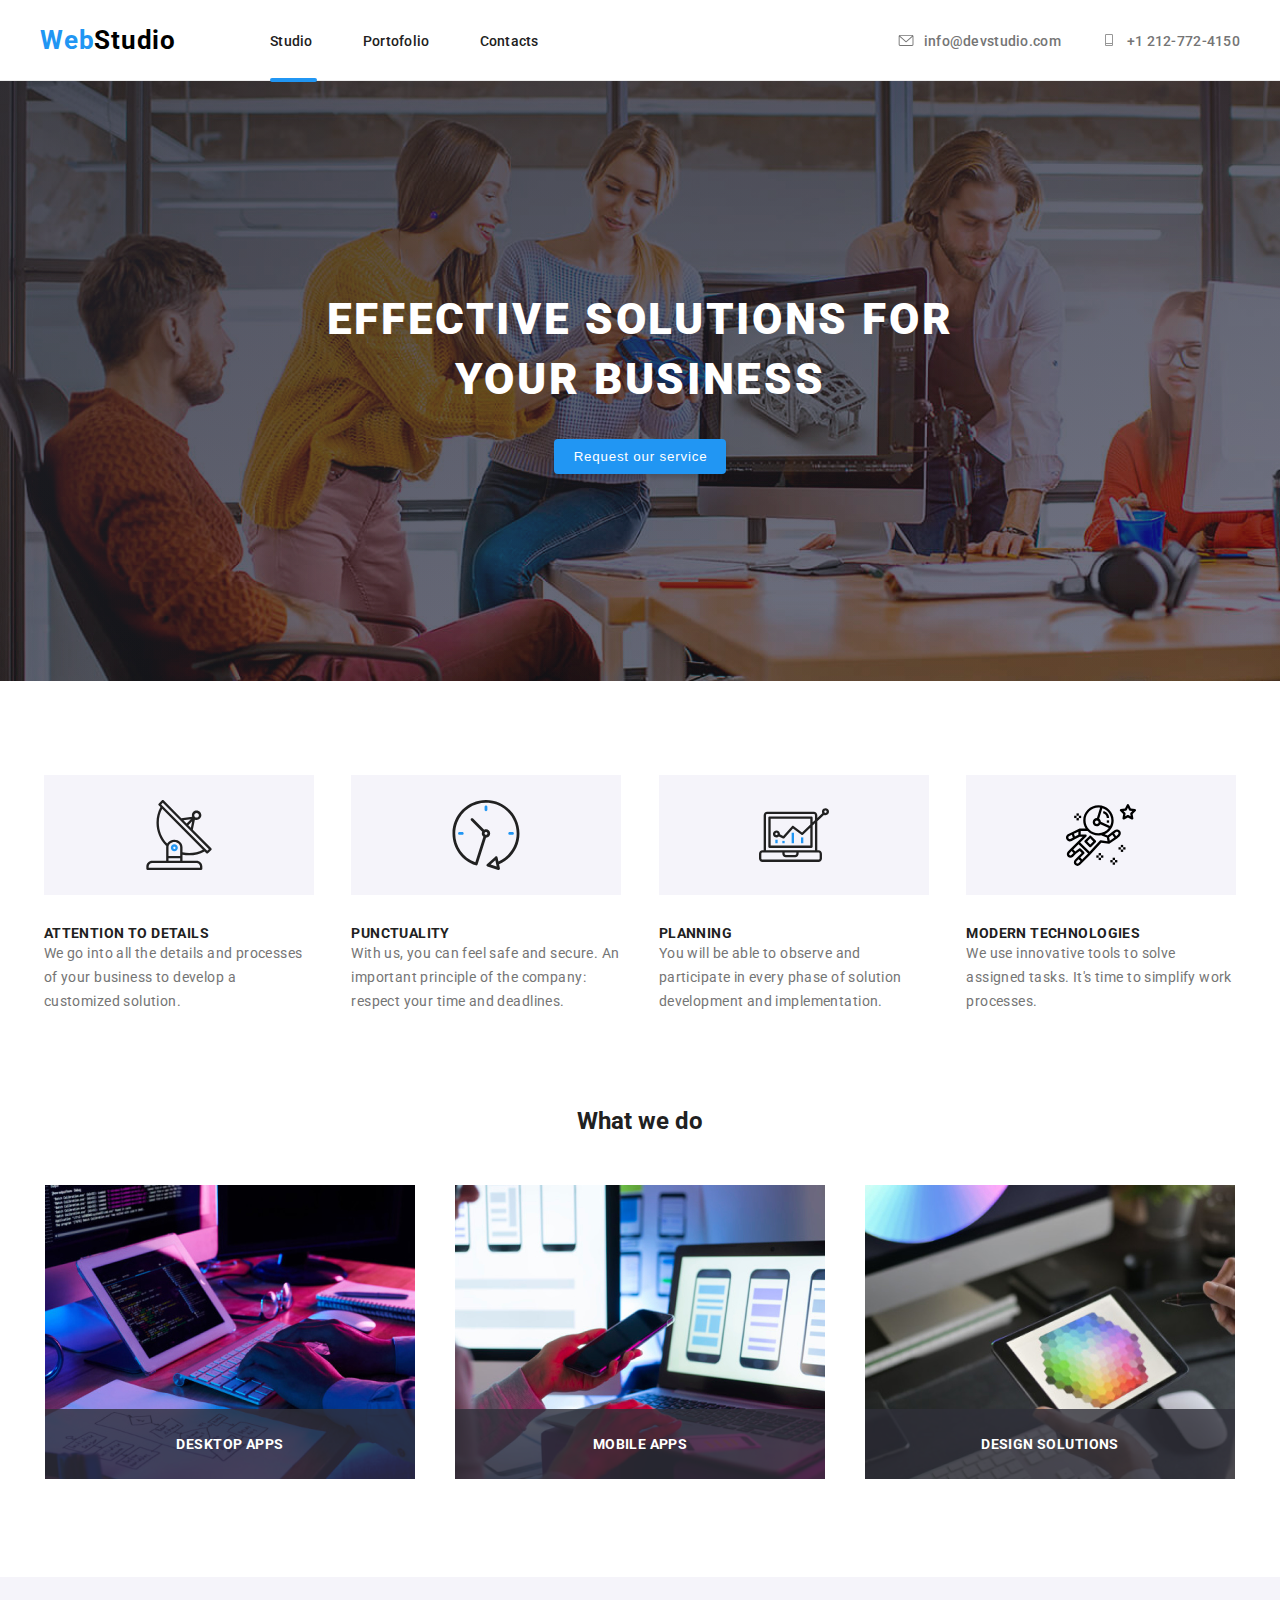
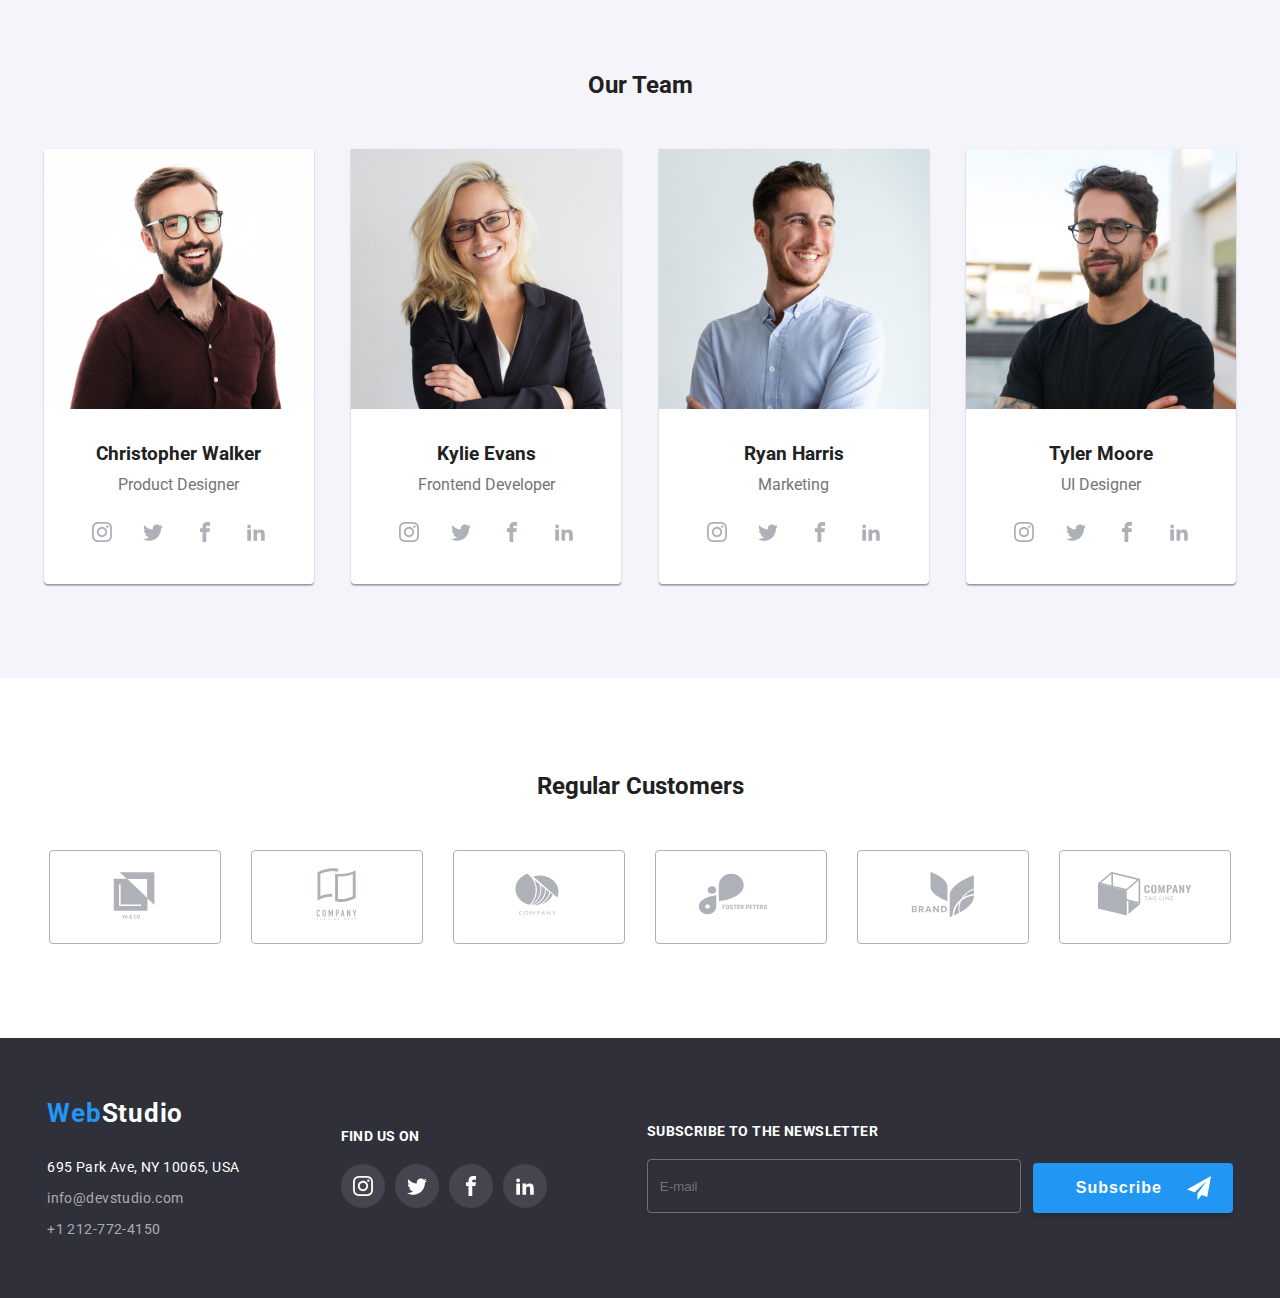
<file: index.html>
<!DOCTYPE html>
<html lang="en">
  <head>
    <meta charset="UTF-8" />
    <meta http-equiv="X-UA-Compatible" content="IE=edge" />
    <meta name="viewport" content="width=device-width, initial-scale=1.0" />
    <title>Studio</title>
    <link rel="preconnect" href="https://fonts.googleapis.com" />
    <link rel="preconnect" href="https://fonts.gstatic.com" crossorigin />
    <link
      href="https://fonts.googleapis.com/css2?family=Raleway:wght@700&family=Roboto:wght@400;500;700;900&display=swap"
      rel="stylesheet"/>
    <link rel="stylesheet" href="./css/styles.css"/>
    <link rel="stylesheet" href="/sass/main.css">
  </head>
  <body class="body">
<!--ModalSection-->
    <div class="modal-section is-hidden" data-modal>
      <div class="modal-container">
        <button data-modal-close class="modal-close-button"><svg width="11" height="11">
          <use href="./Images/icon.svg.svg#icon-cross"></use>
      </svg></button>

      <form class="modal-form" name="costumer-info" autocomplete="on">
        <h3 class="modal-form__title">Leave your information and we'll call you back</h3>
        <div class="label-container">
          <label class="label">Name<input class="label__input" type="text" name="user name"><svg class="label__svg" width="12"
            height="12">
              <use href="./Images/icon.svg.svg#icon-person"></use>
            </svg></label>
        </div>

        <div class="label-container">
          <label class="label">Telephone<input class="label__input" type="tel" name="phone number"><svg class="label__svg" width="13"
            height="13">
              <use href="./Images/icon.svg.svg#icon-telephone"></use>
            </svg></label>
        </div>

        <div class="label-container">
          <label class="label">E-mail<input class="label__input" type="email" name="email"><svg class="label__svg" width="15"
            height="12">
              <use href="./Images/icon.svg.svg#icon-mail"></use>
            </svg></label>
        </div>

        <label class="label">Comments<textarea class="textarea-modal-style" name="comments" cols="30" rows="5"
            placeholder="Enter the text"></textarea></label>

        <label class="checkbox terms"><input class="checkbox__hide" type="checkbox"><span class="checkbox__replace"><svg
              class="modal-svg" width="15" height="12">
              <use href="./Images/icon.svg.svg#icon-checkbox"></use>
            </svg></span>I agree with the letter and accept the<a class="checkbox__terms-style" href="#">Terms and Conditions</a></label>
            
            <div class="modal-button">
              <button class="modal-button__style" type="submit">Send</button></div>

      </form>

      </div>
    </div>
    <!--HeaderSection-->
    <header class="header-section">
      <div class="header-container container">
        <a class="logo" href="WebStudio"><span class="first__style">Web</span>Studio</a>
        <nav class="navigation-block">
          <ul class="navigation-block__grid unstyled-list">
            <li class="navigation-block__bottom-border" ><a class="navigation-block__link-style" href="/index.html">Studio</a></li>
            <li><a class="navigation-block__link-style" href="./Portofolio.html">Portofolio</a></li>
            <li><a class="navigation-block__link-style" href="Contacts.html">Contacts</a></li>
          </ul>
          <ul class="right-navigation__grid unstyled-list">
            <li class="header-icon__items">
              <a class="navigation-block__link-style right-side-style" href="mailto:info@devstudio.com">info@devstudio.com<svg width="16" height="12">
                  <use  href="./Images/icon.svg.svg#icon-envelope"></use></svg></a> 
            </li>
            <li class="header-icon__items">
              <a class="navigation-block__link-style right-side-style" href="tel:+12127724150">+1 212-772-4150<svg width="16" height="12">
                  <use  href="./Images/icon.svg.svg#icon-phone"
                  ></use></svg></a>
            </li>
          </ul>
        </nav>
      </div>
    </header>

    <main>
      <section class="efective-section">
        <div class="efective-container container">
          <h1 class="efective-section__title">
            EFFECTIVE SOLUTIONS FOR <br />
            YOUR BUSINESS
          </h1>
          <button data-modal-open class="efective-section__request-button">Request our service</button>
        </div>
      </section>
      <!--Abiities Section-->
      <section class="abilities-section section">
        <div class="abilities-container container">
          <ul class="abilities-section__vector unstyled-list">
            <li class="abilities-section__item" >
              <svg width="70" height="70">
                <use href="./Images/icon.svg.svg#icon-antenna"></use>
              </svg>
            </li>
            <li class="abilities-section__item">
              <svg width="70" height="70">
                <use href="./Images/icon.svg.svg#icon-clock"></use>
              </svg>
            </li>
            <li class="abilities-section__item" >
              <svg width="70" height="70">
                <use href="./Images/icon.svg.svg#icon-diagram"></use>
              </svg>
            </li>
            <li class="abilities-section__item">
              <svg width="70" height="70">
                <use href="./Images/icon.svg.svg#icon-astronaut"></use>
              </svg>
            </li>
          </ul>

          <ul class="abilities-grid unstyled-list">
            <li class="abilities">
              <h3 class="abilities__title">ATTENTION TO DETAILS</h3>
              <p class="abilities__description">
                We go into all the details and processes of your business to
                develop a customized solution.
              </p>
            </li>
            <li class="abilities" >
              <h3 class="abilities__title">PUNCTUALITY</h3>
              <p class="abilities__description">
                With us, you can feel safe and secure. An important principle of
                the company: respect your time and deadlines.
              </p>
            </li>
            <li class="abilities">
              <h3 class="abilities__title">PLANNING</h3>
              <p class="abilities__description">
                You will be able to observe and participate in every phase of
                solution development and implementation.
              </p>
            </li>
            <li class="abilities">
              <h3 class="abilities__title">MODERN TECHNOLOGIES</h3>
              <p class="abilities__description">
                We use innovative tools to solve assigned tasks. It's time to
                simplify work processes.
              </p>
            </li>
          </ul>
        </div>
      </section>
      <!--WhatWeDoSection-->
      <section class="what-we-do-section">
        <div class="what-we-do-container container">
          <h2 class="what-we-do-section__title">What we do</h2>
          <ul class="work-grid unstyled-list">
            <li class="work-grid__item">
              <img width="370px" height="294px" src="Images/img1.jpg" alt="" />
              <p class="work-grid__description">DESKTOP APPS</p>
            </li>
            <li class="work-grid__item"> 
              <img width="370px" height="294px" src="Images/img2.jpg" alt="" />
              <p class="work-grid__description">MOBILE APPS</p>
            </li>
            <li class="work-grid__item">
              <img width="370px" height="294px" src="Images/img3.jpg" alt="" />
            <p class="work-grid__description">DESIGN SOLUTIONS</p>
            </li>
          </ul>
        </div>
      </section>

      <section class="our-team-section section">
        <div class="our-team-container container">
          <h2 class="our-team-section__title">Our Team</h2>
          <ul class="team unstyled-list">
            <li class="team__item">
                <img class="team__image" width="270px" height="260px"src="Images/img11.jpg"alt="TeamMember"/>
                <h3 class="team__name">Christopher Walker</h3>
                <p class="team__occupation">Product Designer</p>
                <div class="our-team-vectorial">
                  <ul class="team-vectorials-grid unstyled-list">
                    <li class="team-vectorials-grid__item"><a class="team-vectorials-grid__svg" href="#"><svg width="20" height="20">
                          <use href="./Images/icon.svg.svg#icon-instagram"></use>
                        </svg>
                      </a>
                    </li>
                    <li class="team-vectorials-grid__item">
                      <a class="team-vectorials-grid__svg" href="#"><svg width="20" height="20">
                          <use href="./Images/icon.svg.svg#icon-twitter"></use>
                        </svg>
                      </a>
                    </li>
                    <li class="team-vectorials-grid__item">
                      <a  class="team-vectorials-grid__svg" href="#"><svg width="20" height="20">
                          <use href="./Images/icon.svg.svg#icon-facebook"></use>
                        </svg>
                      </a>
                    </li>
                    <li class="team-vectorials-grid__item" >
                      <a class="team-vectorials-grid__svg" href="#">
                        <svg width="20" height="20">
                          <use
                            href="./Images/icon.svg.svg#icon-linkedin2"
                          ></use>
                        </svg>
                      </a>
                    </li>
                  </ul>
              </div>
            </li>
            <li class="team__item">
                <img class="team__image"width="270px"height="260px"src="Images/img12.jpg"alt="TeamMember"
                />
                <h3 class="team__name">Kylie Evans</h3>
                <p class="team__occupation">Frontend Developer</p>
                <div class="our-team-vectorial">
                  <ul class="team-vectorials-grid unstyled-list">
                    <li class="team-vectorials-grid__item">
                      <a class="team-vectorials-grid__svg" href="#"><svg width="20" height="20">
                          <use
                            href="./Images/icon.svg.svg#icon-instagram"
                          ></use>
                        </svg>
                      </a>
                    </li>
                    <li class="team-vectorials-grid__item">
                      <a class="team-vectorials-grid__svg" href="#">
                        <svg width="20" height="20">
                          <use href="./Images/icon.svg.svg#icon-twitter"></use>
                        </svg>
                      </a>
                    </li>
                    <li class="team-vectorials-grid__item">
                      <a class="team-vectorials-grid__svg" href="#">
                        <svg width="20" height="20">
                          <use href="./Images/icon.svg.svg#icon-facebook"></use>
                        </svg>
                      </a>
                    </li>
                    <li class="team-vectorials-grid__item">
                      <a class="team-vectorials-grid__svg" href="#">
                        <svg width="20" height="20">
                          <use
                            href="./Images/icon.svg.svg#icon-linkedin2"
                          ></use>
                        </svg>
                      </a>
                    </li>
                  </ul>
                </div>
            </li>
            <li  class="team__item">
                <img class="team__image" width="270px"height="260px"src="Images/img13.jpg"alt="TeamMember"/>
                <h3 class="team__name">Ryan Harris</h3>
                <p class="team__occupation">Marketing</p>
                <div class="our-team-vectorial">
                  <ul class="team-vectorials-grid unstyled-list">
                    <li class="team-vectorials-grid__item">
                      <a class="team-vectorials-grid__svg" href="#">
                        <svg width="20" height="20">
                          <use
                            href="./Images/icon.svg.svg#icon-instagram"
                          ></use>
                        </svg>
                      </a>
                    </li>
                    <li class="team-vectorials-grid__item">
                      <a class="team-vectorials-grid__svg"  href="#">
                        <svg width="20" height="20">
                          <use href="./Images/icon.svg.svg#icon-twitter"></use>
                        </svg>
                      </a>
                    </li>
                    <li class="team-vectorials-grid__item">
                      <a class="team-vectorials-grid__svg" href="#">
                        <svg width="20" height="20">
                          <use href="./Images/icon.svg.svg#icon-facebook"></use>
                        </svg>
                      </a>
                    </li>
                    <li class="team-vectorials-grid__item">
                      <a class="team-vectorials-grid__svg" href="#">
                        <svg width="20" height="20">
                          <use
                            href="./Images/icon.svg.svg#icon-linkedin2"
                          ></use>
                        </svg>
                      </a>
                    </li>
                  </ul>
                </div>
            </li>
            <li class="team__item">
                <img class="team__image"width="270px"height="260px"src="Images/img14.jpg"alt="TeamMember"/>
                <h3 class="team__name">Tyler Moore</h3>
                <p class="team__occupation">UI Designer</p>
                <div class="our-team-vectorial">
                  <ul class="team-vectorials-grid unstyled-list">
                    <li class="team-vectorials-grid__item">
                      <a class="team-vectorials-grid__svg"href="#"><svg width="20" height="20">
                          <use
                            href="./Images/icon.svg.svg#icon-instagram"
                          ></use>
                        </svg>
                      </a>
                    </li>
                    <li class="team-vectorials-grid__item">
                      <a class="team-vectorials-grid__svg" href="#">
                        <svg width="20" height="20">
                          <use href="./Images/icon.svg.svg#icon-twitter"></use>
                        </svg>
                      </a>
                    </li>
                    <li class="team-vectorials-grid__item">
                      <a  class="team-vectorials-grid__svg" href="#">
                        <svg width="20" height="20">
                          <use href="./Images/icon.svg.svg#icon-facebook"></use>
                        </svg>
                      </a>
                    </li>
                    <li class="team-vectorials-grid__item">
                      <a class="team-vectorials-grid__svg" href="#">
                        <svg width="20" height="20">
                          <use
                            href="./Images/icon.svg.svg#icon-linkedin2"
                          ></use>
                        </svg>
                      </a>
                    </li>
                  </ul>
                </div>
            </li>
          </ul>
        </div>
      </section>

      <section class="regular-customer-section section">
        <div class="regular-customer-container container">
          <h2 class="regular-customer-section__title">Regular Customers</h2>
          <ul class="customer-logo unstyled-list">
            <li class="customer-logo__item">
              <a class="customer-logo__link" href="#">
                <svg class="customer-logo__svg" width="106" height="60">
                  <use href="./Images/icon.svg.svg#icon-Logo"></use>
                </svg>
              </a>
            </li>
            <li class="customer-logo__item">
              <a class="customer-logo__link"href="#">
                <svg class="customer-logo__svg" width="106" height="60">
                  <use href="./Images/icon.svg.svg#icon-logo-2"></use>
                </svg>
              </a>
            </li>
            <li class="customer-logo__item">
              <a class="customer-logo__link" href="#">
                <svg class="customer-logo__svg" width="106" height="60">
                  <use href="./Images/icon.svg.svg#icon-Logo-3"></use>
                </svg>
              </a>
            </li>
            <li class="customer-logo__item">
              <a class="customer-logo__link" href="#">
                <svg class="customer-logo__svg" width="106" height="60">
                  <use href="./Images/icon.svg.svg#icon-Logo-4"></use>
                </svg>
              </a>
            </li>
            <li class="customer-logo__item">
              <a class="customer-logo__link" href="#">
                <svg class="customer-logo__svg" width="106" height="60">
                  <use href="./Images/icon.svg.svg#icon-Logo-5"></use>
                </svg>
              </a>
            </li>
            <li class="customer-logo__item">
              <a class="customer-logo__link"href="#">
                <svg class="customer-logo__svg" width="106" height="60">
                  <use href="./Images/icon.svg.svg#icon-Logo-6"></use>
                </svg>
              </a>
            </li>
          </ul>
        </div>
      </section>
    </main>

<!--FooterSection-->
    <footer class="footer-section">
      <div class="footer-container container">
        <div class="address">
            <a class="address__logo" href="./images/WebStudio.png">Web<span class="address__second-logo">Studio</span></a>
        <address>
          <ul class="addres-list unstyled-list">
            <li>
                <a class="navigation-block__link-style" href="695 Park Ave, NY 10065, USA"><span
                        class="adress-style">695
                        Park
                        Ave, NY
                        10065,
                        USA</span></a>
            </li>
            <li>
                <a class="navigation-block__link-style"
                    href="mailto:info@devstudio.com">info@devstudio.com</a>
            </li>
            <li>
                <a class="navigation-block__link-style" href="tel:+1212-772-4150">+1 212-772-4150</a>
            </li>
        </ul>
        </address>
        </div>
        
        <div class="footer-vect">
            <h3 class="footer-vect__title">FIND US ON</h3>
            <ul class="vectorial-pic unstyled-list">
                <li class="vectorial-pic__item">
                    <a class="vectorial-pic__svg" href="#"> <svg width="20" height="20">
                            <use class="vectorial-pic__color" href="./Images/icon.svg.svg#icon-instagram">
                            </use>
                        </svg>
                    </a>
                </li>
                <li class="vectorial-pic__item">
                    <a class="vectorial-pic__svg" href="#"><svg width="20" height="20">
                            <use class="vectorial-pic__color" href="./Images/icon.svg.svg#icon-twitter"></use>
                        </svg>
                    </a>
                </li>
                <li class="vectorial-pic__item">
                    <a class="vectorial-pic__svg" href="#"><svg width="20" height="20">
                            <use class="vectorial-pic__color" href="./Images/icon.svg.svg#icon-facebook"></use>
                        </svg>
                    </a>
                </li>
                <li class="vectorial-pic__item">
                    <a class="vectorial-pic__svg" href="#"><svg width="20" height="20">
                            <use class="vectorial-pic__color" href="./Images/icon.svg.svg#icon-linkedin2"></use>
                        </svg>
                    </a>
                </li>
            </ul>
        </div>

        <div class="newsletter">
          <form class="newsletter__form" name="newsletter" autocomplete="on"></form>
          <label class="newsletter__text">Subscribe to the newsletter<input class="newsletter__input" type="text" name="email" placeholder="E-mail"></label>
          <button class="newsletter__button" type="submit">Subscribe<svg width="24" height="24"><use href="./Images/icon.svg.svg#icon-send"></use></svg></button>
        </div>

      </div>
    </footer>
    <script src="./js/modal.js"></script>
  </body>
</html>
</file>
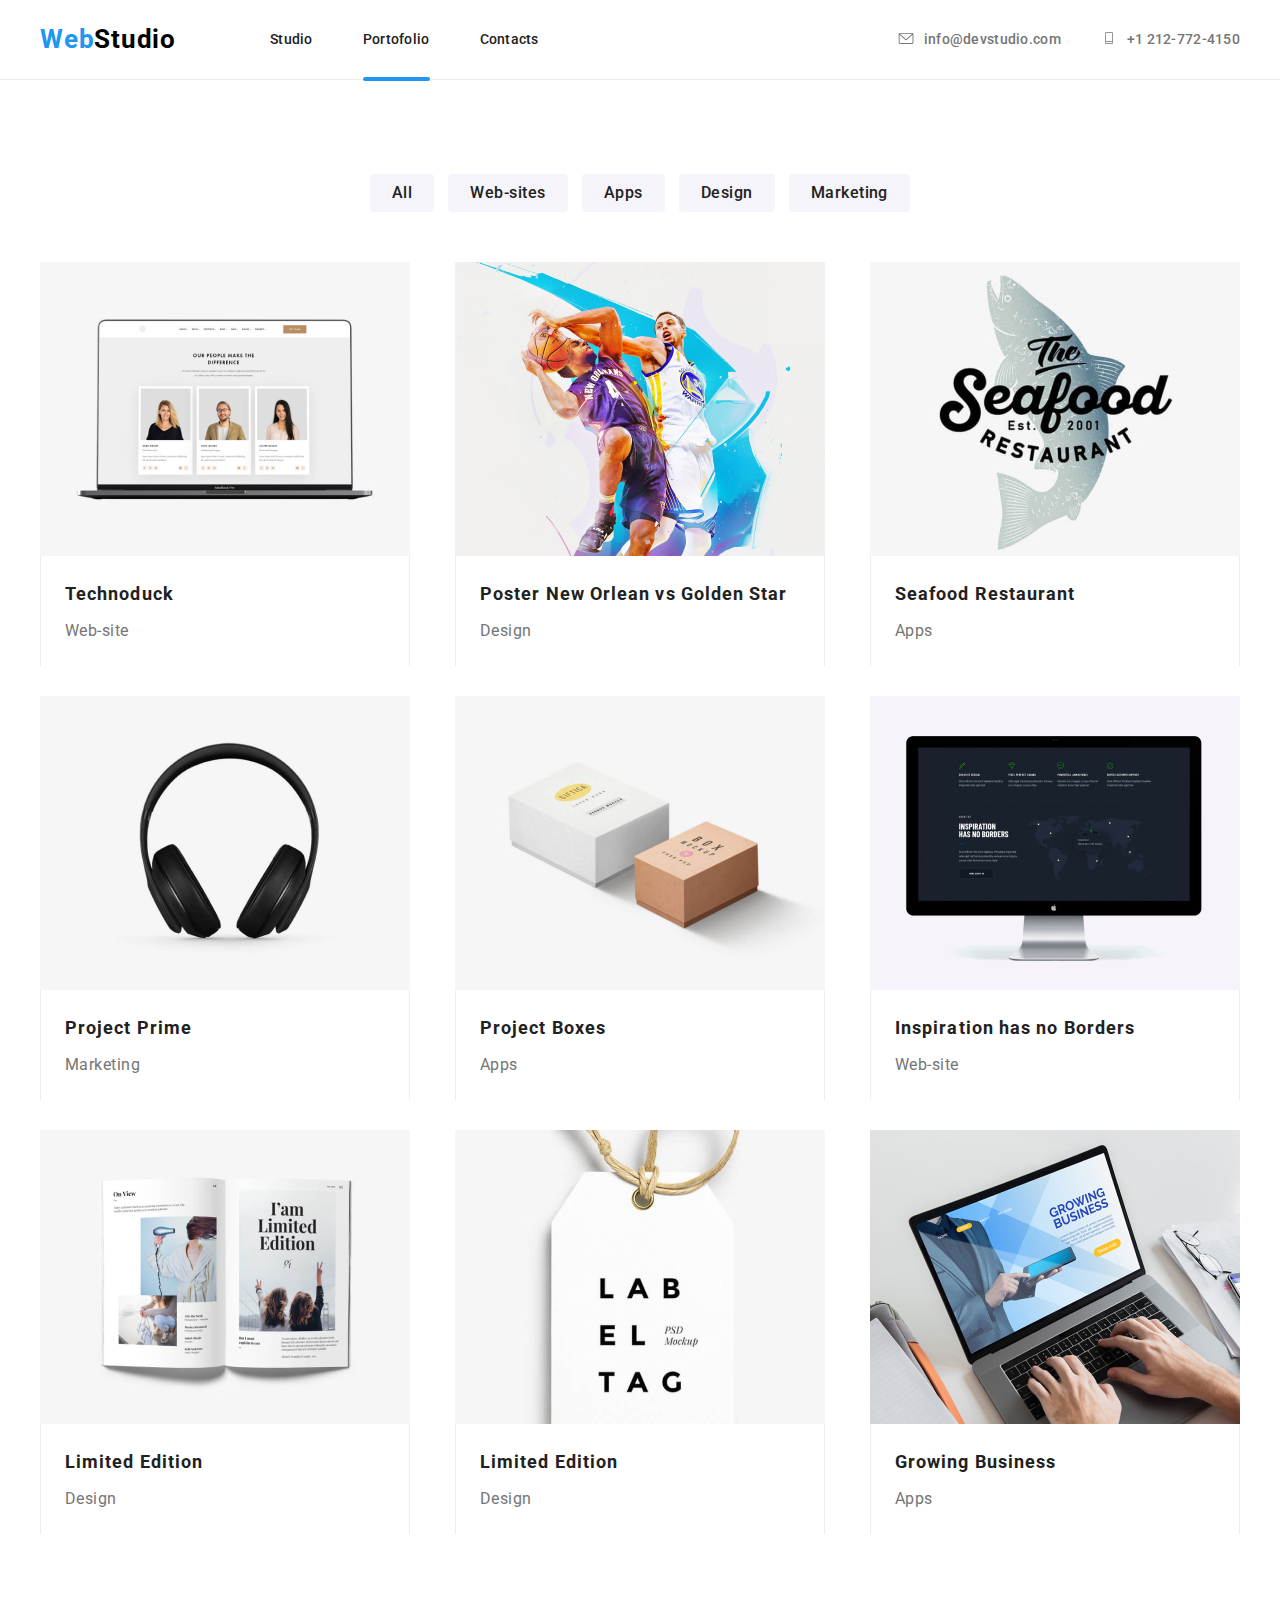
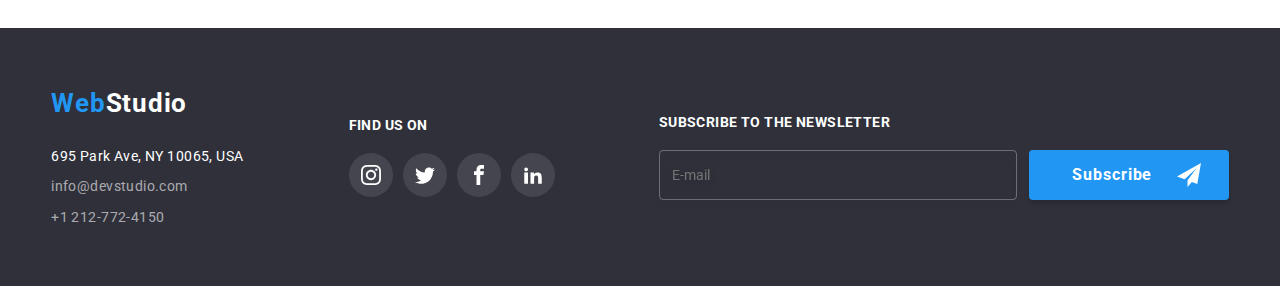
<file: Portofolio.html>
<html lang="en">
<head>
    <meta charset="UTF-8">
    <meta http-equiv="X-UA-Compatible" content="IE=edge">
    <meta name="viewport" content="width=device-width, initial-scale=1.0">
    <title>Portofolio</title>
    <link rel="preconnect" href="https://fonts.googleapis.com">
    <link rel="preconnect" href="https://fonts.gstatic.com" crossorigin>
    <link href="https://fonts.googleapis.com/css2?family=Raleway:wght@700&family=Roboto:wght@400;500;700;900&display=swap" rel="stylesheet">
    <link rel="stylesheet" href="https://cdnjs.cloudflare.com/ajax/libs/modern-normalize/1.0.0/modern-normalize.min.css"/>
    <link rel="stylesheet" href="./css/styles.css">
</head>
<body class="body">
    <!--PageHeader-->
    <header class="header-section"> 
    <div class="header-container container">
        <a class="logo" href="WebStudio"><span class="first__style">Web</span>Studio</a>
        <nav class="navigation-block">
            <ul class="navigation-block__grid unstyled-list">
                <li><a class="navigation-block__link-style" href="./index.html">Studio</a></li>
                <li class="navigation-block__bottom-border"><a class="navigation-block__link-style" href="./Portofolio.html">Portofolio</a></li>
                <li><a class="navigation-block__link-style" href="Contacts.html">Contacts</a></li>
            </ul>
            <ul class="right-navigation__grid unstyled-list">
                <li class="header-icon__items">
                    <a class="navigation-block__link-style right-side-style" href="mailto:info@devstudio.com">info@devstudio.com<svg width="16" height="12">
                        <use  href="./Images/icon.svg.svg#icon-envelope"></use></svg></a> 
                  </li>
                  <li>
                    <a class="navigation-block__link-style right-side-style" href="tel:+12127724150">+1 212-772-4150<svg  width="16" height="12">
                        <use  href="./Images/icon.svg.svg#icon-phone"
                        ></use></svg></a>
                  </li>
            </ul>
        </nav>
    </div>
    </header>
    
    <main class="project-main-section section">
    <div class="project-container container">
        <!--ButtonsSection-->
            <ul class="buttons unstyled-list">
                <li><button class="buttons__active" type="button">All</button></li>
                <li><button class="buttons__active" type="button">Web-sites</button></li>
                <li><button class="buttons__active" type="button">Apps</button></li>
                <li><button class="buttons__active" type="button">Design</button></li>
                <li><button class="buttons__active" type="button">Marketing</button></li>
            </ul>

        <!--PortofolioSection-->
        <div class="project-list-container">
            <ul class="projects-list unstyled-list">
                <li class="card">
                    <img width="370" height="294" src="Images/img2.1.jpg" alt="">
                    <div class="card__overlay">
                        <p class="card__text-overlay">Technoduck is a state-of-the-art coronavirus distribution platform. Companies use this platform for digital espionage and attacks on competitors' secure servers.</p>
                    </div>
                    <div class="card__border">
                    <h3 class="card__title">Technoduck</h3>
                    <p class="card__text">Web-site</p>
                    </div>
                </li>
                <li class="card">
                    <img width="370" height="294" src="Images/img2.2.jpg" alt="">
                    <div class="card__overlay">
                        <p class="card__text-overlay">Technoduck is a state-of-the-art coronavirus distribution platform. Companies use this
                            platform for digital espionage and attacks on competitors' secure servers.</p>
                    </div>
                    <div class="card__border">
                    <h3 class="card__title">Poster New Orlean vs Golden Star</h3>
                    <p class="card__text">Design</p>
                    </div>
                    
                </li>
                <li class="card">
                    <img width="370" height="294" src="Images/img2.3.jpg" alt="">
                    <div class="card__overlay">
                        <p class="card__text-overlay">Technoduck is a state-of-the-art coronavirus distribution platform. Companies use this
                            platform for digital espionage and attacks on competitors' secure servers.</p>
                    </div>
                    <div class="card__border">
                    <h3 class="card__title">Seafood Restaurant </h3>
                    <p class="card__text">Apps</p>
                    </div>
                    </li>
                <li class="card">
                    <img wwidth="370" height="294" src="Images/img2.4.jpg" alt="">
                    <div class="card__overlay">
                        <p class="card__text-overlay">Technoduck is a state-of-the-art coronavirus distribution platform. Companies use this
                            platform for digital espionage and attacks on competitors' secure servers.</p>
                    </div>
                    <div class="card__border">
                    <h3 class="card__title">Project Prime</h3>
                    <p class="card__text">Marketing</p>
                    </div>
                    
                </li>
                <li class="card">
                    <img width="370" height="294" src="Images/img2.5.jpg" alt="">
                    <div class="card__overlay">
                        <p class="card__text-overlay">Technoduck is a state-of-the-art coronavirus distribution platform. Companies use this
                            platform for digital espionage and attacks on competitors' secure servers.</p>
                    </div>
                    <div class="card__border">
                    <h3 class="card__title">Project Boxes</h3>
                    <p class="card__text">Apps</p>
                    </div>
                    
                </li>
                <li class="card">
                    <img width="370" height="294" src="Images/img2.6.jpg" alt="">
                    <div class="card__overlay">
                        <p lass="card__text-overlay">Technoduck is a state-of-the-art coronavirus distribution platform. Companies use this
                            platform for digital espionage and attacks on competitors' secure servers.</p>
                    </div>
                    <div class="card__border">
                    <h3 class="card__title">Inspiration has no Borders</h3>
                    <p class="card__text">Web-site</p>
                    </div>
                    
                </li>
                <li class="card">
                    <img width="370" height="294" src="Images/img2.7.jpg" alt="">
                    <div class="card__overlay">
                        <p class="card__text-overlay">Technoduck is a state-of-the-art coronavirus distribution platform. Companies use this
                            platform for digital espionage and attacks on competitors' secure servers.</p>
                    </div>
                    <div class="card__border"> 
                    <h3 class="card__title">Limited Edition</h3>
                    <p class="card__text">Design</p>
                </div>
                   
                </li>
                <li class="card">
                    <img width="370" height="294" src="Images/img2.8.jpg" alt="">
                    <div class="card__overlay">
                        <p class="card__text-overlay">Technoduck is a state-of-the-art coronavirus distribution platform. Companies use this
                            platform for digital espionage and attacks on competitors' secure servers.</p>
                    </div>
                   <div class="card__border">
                    <h3 class="card__title">Limited Edition</h3>
                    <p class="card__text">Design</p>
                   </div>
                </li>
                <li class="card">
                    <img width="370" height="294" src="Images/img2.9.jpg" alt="">
                    <div class="card__overlay">
                        <p class="card__text-overlay">Technoduck is a state-of-the-art coronavirus distribution platform. Companies use this
                            platform for digital espionage and attacks on competitors' secure servers.</p>
                    </div>
                   <div class="card__border">
                    <h3 class="card__title">Growing Business</h3>
                    <p class="card__text">Apps</p>
                   </div>
                </li>
            </ul>

        </div>
    </div>
    </main>
    <!--FooterSection-->
    <footer class="footer-section">
        <div class="footer-container container">
          <div class="address">
              <a class="address__logo" href="WebStudio">Web<span class="address__second-logo">Studio</span></a>
          <address>
            <ul class="addres-list unstyled-list">
                <li>
                  <a class="navigation-block__link-style" href="695 Park Ave, NY 10065, USA"><span class="adress-style">695
                      Park
                      Ave, NY
                      10065,
                      USA</span></a>
                </li>
                <li>
                  <a class="navigation-block__link-style" href="mailto:info@devstudio.com">info@devstudio.com</a>
                </li>
                <li>
                  <a class="navigation-block__link-style" href="tel:+1212-772-4150">+1 212-772-4150</a>
                </li>
              </ul>
          </address>
          </div>
          
          <div class="footer-vect">
              <h3 class="footer-vect__title">FIND US ON</h3>
              <ul class="vectorial-pic unstyled-list">
                  <li class="vectorial-pic__item">
                      <a class="vectorial-pic__svg" href="#"> <svg width="20" height="20">
                              <use class="vectorial-pic__color" href="./Images/icon.svg.svg#icon-instagram">
                              </use>
                          </svg>
                      </a>
                  </li>
                  <li class="vectorial-pic__item">
                      <a class="vectorial-pic__svg" href="#"><svg width="20" height="20">
                              <use class="vectorial-pic__color" href="./Images/icon.svg.svg#icon-twitter"></use>
                          </svg>
                      </a>
                  </li>
                  <li class="vectorial-pic__item">
                      <a class="vectorial-pic__svg" href="#"><svg width="20" height="20">
                              <use class="vectorial-pic__color" href="./Images/icon.svg.svg#icon-facebook"></use>
                          </svg>
                      </a>
                  </li>
                  <li class="vectorial-pic__item">
                      <a class="vectorial-pic__svg" href="#"><svg width="20" height="20">
                              <use class="vectorial-pic__color" href="./Images/icon.svg.svg#icon-linkedin2"></use>
                          </svg>
                      </a>
                  </li>
              </ul>
          </div>

          <div class="newsletter">
            <form class="newsletter__form" name="newsletter" autocomplete="on"></form>
            <label class="newsletter__text">Subscribe to the newsletter<input class="newsletter__input" type="text" name="email" placeholder="E-mail"></label>
            <button class="newsletter__button" type="submit">Subscribe<svg width="24" height="24"><use href="./Images/icon.svg.svg#icon-send"></use></svg></button>
          </div>

        </div>
      </footer>
</body>
</html>
</file>
<file: css/styles.css>
body {
    font-family: Roboto;
    color: #212121;
}

* {
    margin-block-start: 0em;
    margin-block-end: 0em;
    margin-inline-start: 0px;
    margin-inline-end: 0px;
    padding-inline-start: 0px;
}

.logo {
    font-weight: 700;
    font-size: 26px;
    line-height: 1.19;
    letter-spacing: 0.03em;
    color: black;
    text-decoration: none;
}

.first__style {
    color: #2196F3
}

.address {
    display: flex;
    flex-direction: column;
}

.address__logo {
    font-style: normal;
    font-weight: 700;
    font-size: 26px;
    line-height: 31px;
    letter-spacing: 0.03em;
    color: #2196F3;
    text-decoration: none;
    margin-top: 60px;
    margin-bottom: 28px;
}

.address__second-logo {
    color: white;
}

.unstyled-list {
    list-style: none;
}

.right-side-style {
    display: inline-flex;
    flex-direction: row-reverse;
    gap: 10px;
    fill: #757575;
    transition: color 250ms cubic-bezier(0.4, 0, 0.2, 1);
}

.navigation-block__grid .navigation-block__link-style {
    font-weight: 500;
    font-size: 14px;
    line-height: 1.14;
    letter-spacing: 0.02em;
    color: #212121;
    text-decoration: none;
    transition: color 250ms cubic-bezier(0.4, 0, 0.2, 1);
}

.right-navigation__grid .navigation-block__link-style {
    font-weight: 500;
    font-size: 14px;
    line-height: 1.14;
    letter-spacing: 0.02em;
    color: #757575;
    text-decoration: none;
    transition: color 250ms cubic-bezier(0.4, 0, 0.2, 1);
}

.navigation-block__link-style:hover {
    fill: #2196F3;
    color: #2196F3;
}

.navigation-block__link-style {
    font-weight: 400;
    font-size: 14px;
    line-height: 1.14;
    letter-spacing: 0.03em;
    color: rgba(255, 255, 255, 0.6);
    text-decoration: none;
    font-style: normal;
    transition: color 250ms cubic-bezier(0.4, 0, 0.2, 1);
}

.buttons__active {
    background: #F5F4FA;
    border-radius: 4px;
    font-weight: 500;
    font-size: 16px;
    padding: 6px 22px;
    line-height: 1.62;
    text-align: center;
    letter-spacing: 0.03em;
    color: #212121;
    border: none;
    cursor: pointer;
    transition: background, color 250ms cubic-bezier(0.4, 0, 0.2, 1);

}

.buttons__active:hover {
    color: #F5F4FA;
    background: #2196F3;
    box-shadow: 0px 3px 1px rgba(0, 0, 0, 0.1), 0px 1px 2px rgba(0, 0, 0, 0.08), 0px 2px 2px rgba(0, 0, 0, 0.12);
    border-radius: 4px;
}

.card__title {
    font-weight: 700;
    font-size: 18px;
    line-height: 2;
    letter-spacing: 0.06em;
    color: #212121;
    margin: 20px 24px 0px 24px;
}

.card__text-overlay {
    padding-top: 70px;
    font-weight: 400;
    font-size: 18px;
    line-height: 28px;
    letter-spacing: 0.03em;
    color: #FFFFFF;
}

.card__text {
    font-weight: 400;
    font-size: 16px;
    line-height: 1.87;
    letter-spacing: 0.03em;
    color: #757575;
    margin: 4px 24px 20px 24px;
}

.footer-section {
    background: #2F303A;
}

.adress-style {
    color: #FFFFFF;
    transition: color 250ms cubic-bezier(0.4, 0, 0.2, 1);
}

.adress-style:hover {
    color: #2196F3;
}

.projects-list {
    display: flex;
    flex-direction: row;
    flex-wrap: wrap;
    gap: 30px;
    justify-content: space-between;
}

/* Portofolio */
.section {
    padding-top: 94px;
    padding-bottom: 94px;
    
}

.container {
    width: 1200px;
}


.header-container {
    display: flex;
    align-items: center;
}

.header-section {
    display: flex;
    width: 100%;
    justify-content: center;
    height: 80px;
    border-bottom: 1px solid #ECECEC;
}

.navigation-block {
    display: flex;
    flex-grow: 1;
}

.navigation-block__grid {
    display: flex;
    gap: 50px;
    padding-left: 94px;
    flex-grow: 1;
    align-items: center;
}

.right-navigation__grid {
    display: flex;
    gap: 40px;
    align-items: center;
}



.buttons {
    display: flex;
    gap: 8px;
    align-items: center;
    justify-content: space-around;
    margin: 0px 327px;
    padding-bottom: 50px;
}

.project-main-section {
    display: flex;
    justify-content: center;
}

.project-list-section {
    display: flex;
}

.card__border {
    box-sizing: border-box;
    background: #FFFFFF;
    border: 1px solid #EEEEEE;
    border-top: 0;
    padding-top: 0;
    z-index: 1;
}

/* Footer Section*/
.footer-section {
    display: flex;
    justify-content: center;
}

.footer-container {
    display: flex;
    justify-content: space-evenly;
    align-items: center;
}

.addres-list {
    gap: 12px;
    display: flex;
    flex-direction: column;
    margin-bottom: 60px;
    transition: color 250ms cubic-bezier(0.4, 0, 0.2, 1);
}

.footer-vect__title {
    font-size: 14px;
    line-height: 16px;
    letter-spacing: 0.03em;
    text-transform: uppercase;
    color: #FFFFFF;
    padding-bottom: 20px;
}

.vectorial-pic {
    display: flex;
    gap: 10px;
}

.footer-vect {
    padding-left: 94px;
    display: flex;
    flex-direction: column;
    height: 80px;
}

/* Studio Style*/
.efective-section {
    height: 600px;
    image-resolution: inherit;
    background-size: cover;
    background-image: linear-gradient(to bottom, rgba(47, 48, 58, 0.4), rgba(47, 48, 58, 0.1)),
        linear-gradient(to right, rgba(47, 48, 58, 0.4), rgba(47, 48, 58, 0.1)),
        url(../Images/backgroundphoto.jpg);
    background-repeat: no-repeat;
    display: flex;
    justify-content: center;
}

.efective-container {
    display: flex;
    flex-direction: column;
    justify-content: center;
    align-items: center;
}

.efective-section__title {
    font-weight: 900;
    font-size: 44px;
    line-height: 60px;
    text-align: center;
    letter-spacing: 0.06em;
    text-transform: uppercase;
    color: #FFFFFF;
}

.efective-section__request-button {
    border: none;
    background: #2196F3;
    box-shadow: 0px 4px 4px rgba(0, 0, 0, 0.15);
    border-radius: 4px;
    display: flex;
    align-items: center;
    text-align: center;
    letter-spacing: 0.06em;
    color: #FFFFFF;
    padding: 10px 19px 10px 20px;
    margin-top: 30px;
}

.abilities-section {
    display: flex;
    justify-content: center;
}

.abilities-container {
    display: flex;
    flex-direction: column;
}

.abilities-grid {
    display: flex;
    gap: 30px;
    justify-content: space-around;
}

.abilities {
    width: 270px;
}

.abilities__title {
    font-weight: 700;
    font-size: 14px;
    line-height: 16px;
    letter-spacing: 0.03em;
    text-transform: uppercase;
    color: #212121;
}

.abilities__description {
    font-weight: 400;
    font-size: 14px;
    line-height: 24px;
    letter-spacing: 0.03em;
    color: #757575;
}

.what-we-do-section {
    display: flex;
    justify-content: center;
    margin-bottom: 94px;
}

.what-we-do-container {
    display: flex;
    flex-direction: column;
}

.work-grid {
    display: flex;
    gap: 30px;
    justify-content: space-around;
}

.what-we-do-section__title {
    display: flex;
    justify-content: center;
    margin-bottom: 50px;
}

.our-team-section {
    display: flex;
    background: #F5F4FA;
    justify-content: center;
}

.our-team-container {
    display: flex;
    flex-direction: column;
}

.our-team-section__title {
    display: flex;
    justify-content: center;
    margin-bottom: 50px;
}

.team {
    display: flex;
    gap: 30px;
    justify-content: space-around;
}

.team__name {
    display: flex;
    justify-content: center;
    margin-top: 30px;
    margin-bottom: 10px;
}

.team__occupation {
    display: flex;
    justify-content: center;
    color: #757575;
}

/* HOMEWORK 4*/
.abilities-section__item {
    display: flex;
    justify-content: center;
    align-items: center;
    width: 270px;
    height: 120px;
    background: #F5F4FA;
}

.abilities-section__vector {
    display: flex;
    justify-content: space-around;
    padding-bottom: 30px;
    gap: 30px;
}

.our-team-vectorial {
    display: flex;
    justify-content: center;
    padding-bottom: 30px;
}

.team-vectorials-grid {
    display: flex;
    align-items: center;
    width: 206px;
    justify-content: space-around;
    margin-top: 16px;
}

.team-vectorials-grid__svg {
    display: flex;
    justify-content: center;
    align-items: center;
    border-radius: 50%;
    width: 44px;
    height: 44px;
    fill: #AFB1B8;
    transition: background 250ms cubic-bezier(0.4, 0, 0.2, 1);
}

.team-vectorials-grid__svg:hover {
    fill: white;
    background: #2196F3;
    border-radius: 50%;
    display: flex;
    justify-content: center;
    align-items: center;
}

.vectorial-pic__color {
    fill: white;
}

.regular-customer-section {
    display: flex;
    justify-content: center;
}

.regular-customer-container {
    display: flex;
    flex-direction: column;
    align-items: center;
}

.customer-logo {
    display: flex;
    justify-content: center;
    align-items: center;
    gap: 30px;
}

.customer-logo__item {
    width: 170px;
    height: 92px;
    border: 1px solid #AFB1B8;
    border-radius: 4px;
    display: flex;
    justify-content: center;
    align-items: center;
    transition: border 250ms cubic-bezier(0.4, 0, 0.2, 1);
}

.customer-logo__svg {
    transition: fill 250ms cubic-bezier(0.4, 0, 0.2, 1);
}

.customer-logo__svg:hover {
    fill: #2196F3;
}

.customer-logo__item:hover {
    border-color: #2196F3;
}

.regular-customer-section__title {
    padding-bottom: 50px;
}

.customer-logo__link {
    fill: #AFB1B8;
}

.team__item {
    width: 270px;
    left: 515px;
    top: 1785px;
    background: #FFFFFF;
    box-shadow: 0px 1px 3px rgba(0, 0, 0, 0.12), 0px 1px 1px rgba(0, 0, 0, 0.14), 0px 2px 1px rgba(0, 0, 0, 0.2);
    border-radius: 0px 0px 4px 4px;
}



.card:hover {
    cursor: pointer;
    background: #FFFFFF;
    border: 1px solid #EEEEEE;
    box-shadow: 0px 1px 1px rgba(0, 0, 0, 0.12), 0px 4px 4px rgba(0, 0, 0, 0.06), 1px 4px 6px rgba(0, 0, 0, 0.16);
}

.vectorial-pic__svg {
    width: 44px;
    height: 44px;
    border-radius: 50%;
    background: rgba(255, 255, 255, 0.1);
    display: flex;
    justify-content: center;
    align-items: center;
}

.vectorial-pic__svg:hover {
    width: 44px;
    height: 44px;
    background: #2196F3;
    border-radius: 50%;
    display: flex;
    justify-content: center;
    align-items: center;
    transition: background 250ms cubic-bezier(0.4, 0, 0.2, 1);
}

/* HOMEWORK 5*/
.work-grid__description {
    display: flex;
    justify-content: center;
    align-items: center;
    width: 370px;
    height: 70px;
    background: rgba(47, 48, 58, 0.8);
    font-weight: 700;
    font-size: 14px;
    line-height: 16px;
    text-align: center;
    letter-spacing: 0.03em;
    text-transform: uppercase;
    color: #FFFFFF;
    position: absolute;
    bottom: 4px;
}

.work-grid__item {
    position: relative;
}

.navigation-block__bottom-border {
    position: relative;
}

.navigation-block__bottom-border:focus {
    color: #2196F3;
}

.navigation-block__bottom-border:hover {
    color: #2196F3;
}

.navigation-block__bottom-border::after {
    content: '';
    border: 2px solid #2196F3;
    width: 100%;
    position: absolute;
    bottom: -32px;
    border-radius: 2px;
    visibility: visible;
    left: 0;
}

.card {
    display: flex;
    flex-direction: column;
    overflow: hidden;
    position: relative;
    height: 404px;
    transition: box-shadow 1000ms cubic-bezier(0.4, 0, 0.2, 1);
}

.card__overlay {
    height: 294px;
    width: 370px;
    position: absolute;
    background: rgba(33, 150, 243, 0.9);
    transform: translateY(101%);
    transition: transform 250ms linear;
}

.card:hover .card__overlay {
    transform: translateY(0px);
}

.modal-section {
    background: rgba(0, 0, 0, 0.2);
    position: fixed;
    width: 100%;
    height: 100%;
    z-index: 99;
    display: flex;
    justify-content: center;
    align-items: center;
    opacity: 1;
    transition: opacity 250ms cubic-bezier(0.4, 0, 0.2, 1);
}

.modal-container {
    position: absolute;
    width: 528px;
    height: 581px;
    background: #FFFFFF;
    box-shadow: 0px 1px 3px rgba(0, 0, 0, 0.12), 0px 1px 1px rgba(0, 0, 0, 0.14), 0px 2px 1px rgba(0, 0, 0, 0.2);
    border-radius: 4px;
    display: flex;
    justify-content: center;
}

.is-hidden {
    visibility: hidden;
    opacity: 0;
}

/* HOMEWORK 6*/
.modal-close-button {
    fill: #000000;
    display: flex;
    border-radius: 50%;
    width: 30px;
    height: 30px;
    background: #FFFFFF;
    border: 1px solid rgba(0, 0, 0, 0.1);
    padding: 9px 9px 10px 10px;
    position: absolute;
    right: 8px;
    top: 8px;
}

.modal-close-button:hover {
    fill: #2196F3;
    transition: fill 250ms cubic-bezier(0.4, 0, 0.2, 1);
    cursor: pointer;
}

.modal-form {
    display: flex;
    flex-direction: column;
    width: 448px;
    margin-top: 40px;
}

.modal-button__style {
    width: 200px;
    height: 50px;
    background: #2196F3;
    box-shadow: 0px 4px 4px rgba(0, 0, 0, 0.15);
    border-radius: 4px;
    display: flex;
    align-items: center;
    justify-content: center;
    letter-spacing: 0.06em;
    color: #FFFFFF;
    border: none;
    cursor: pointer;
}

.label {
    display: flex;
    flex-direction: column;
    margin-top: 10px;
    gap: 4px;
    font-size: 12px;
    line-height: 14px;
    letter-spacing: 0.01em;
    color: #757575;
}

.modal-form__title {
    font-weight: 700;
    font-size: 20px;
    line-height: 23px;
    text-align: center;
    letter-spacing: 0.03em;
    color: #212121;
}

.label-container {
    position: relative;
}

.label__svg {
    position: absolute;
    top: 50%;
    transform: translateY(50%);
    left: 12px;
}

.label__input {
    border: 1px solid rgba(33, 33, 33, 0.2);
    border-radius: 4px;
    line-height: 40px;
    padding-left: 27px;
    outline: none;
    cursor: pointer;
}

.label-container input:focus {
    border-color: #2196F3;
    transition: border 250ms cubic-bezier(0.4, 0, 0.2, 1);
}

.label-container input:focus+svg {
    fill: #2196F3;
    transition: fill 250ms cubic-bezier(0.4, 0, 0.2, 1);
}

.modal-button {
    display: flex;
    justify-content: center;
    align-items: center;
    padding-top: 30px;
}

.textarea-modal-style {
    border: 1px solid rgba(33, 33, 33, 0.2);
    border-radius: 4px;
    height: 120px;
    padding-top: 12px;
    padding-left: 16px;
    outline: none;
    cursor: pointer;
}

.textarea-modal-style:focus {
    border-color: #2196F3;
    transition: border 250ms cubic-bezier(0.4, 0, 0.2, 1);
}

.checkbox {
    padding-top: 20px;
    display: flex;
    justify-content: center;
    align-items: center;
    gap: 7px;
    font-weight: 400;
    font-size: 14px;
    line-height: 24px;
    letter-spacing: 0.03em;
}

.checkbox__replace {
    width: 16px;
    height: 15px;
    border: 1px solid black;
    border-radius: 2px;
}

.modal-form input[type="checkbox"]:checked+.checkbox__replace {
    background: #2196F3;
    border-color: #2196F3;
}

.terms svg {
    position: static;
    opacity: 0;
    display: flex;
    align-items: center;
    justify-content: center;
}

.modal-form input[type="checkbox"]:checked+.checkbox__replace svg {
    background: #2196F3;
    border-color: #2196F3;
    opacity: 1;
    fill: white;
}

.checkbox__hide {
    display: none;
}

.checkbox__terms-style {
    color: #2196F3;
}

.newsletter {
    align-items: flex-end;
    display: flex;
    padding-left: 93px;
}

.newsletter__text {
    display: flex;
    flex-direction: column;
    font-style: normal;
    font-weight: 700;
    font-size: 14px;
    line-height: 16px;
    letter-spacing: 0.03em;
    text-transform: uppercase;
    color: #FFFFFF;
    gap: 20px;
}

.newsletter__button {
    width: 200px;
    height: 50px;
    background: #2196F3;
    box-shadow: 0px 4px 4px rgba(0, 0, 0, 0.15);
    border-radius: 4px;
    border: none;
    font-style: normal;
    font-weight: 700;
    font-size: 16px;
    line-height: 30px;
    display: flex;
    align-items: center;
    letter-spacing: 0.06em;
    color: #FFFFFF;
    gap: 25px;
    padding-left: 43px;
}

.newsletter__input {
    width: 358px;
    height: 50px;
    border: 1px solid rgba(255, 255, 255, 0.3);
    filter: drop-shadow(0px 4px 4px rgba(0, 0, 0, 0.15));
    border-radius: 4px;
    background: none;
    margin-right: 12px;
    padding-left: 12px;
}
</file>
<file: sass/main.css>
.header-section {
  display: flex;
  justify-content: center;
  width: 100%;
  height: 80px;
  border-bottom: 1px solid #ECECEC;
}

.header-container {
  display: flex;
  align-items: center;
}

.logowebstudio {
  font-family: "Raleway";
  font-style: normal;
  font-weight: 700;
  font-size: 26px;
  line-height: 31px;
  letter-spacing: 0.03em;
  text-decoration: none;
}
.logowebstudio__style {
  color: #2196f3;
}/*# sourceMappingURL=main.css.map */
</file>
